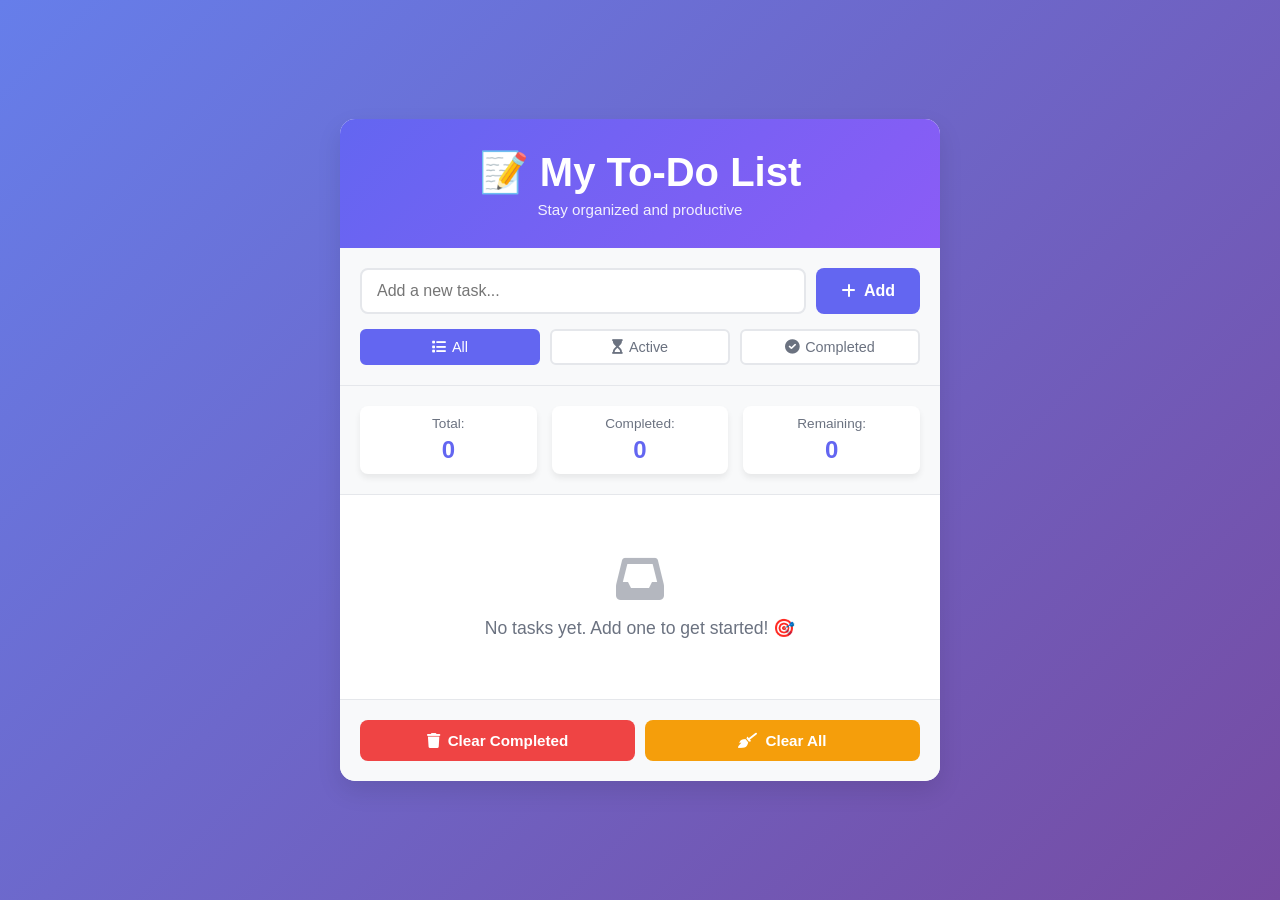
<file: todo.html>
<!DOCTYPE html>
<html lang="en">
<head>
    <meta charset="UTF-8">
    <meta name="viewport" content="width=device-width, initial-scale=1.0">
    <title>To-Do List App - Local Storage</title>
    <link rel="stylesheet" href="todo-styles.css">
    <link rel="stylesheet" href="https://cdnjs.cloudflare.com/ajax/libs/font-awesome/6.0.0/css/all.min.css">
</head>
<body>
    <div class="container">
        <div class="todo-wrapper">
            <header class="header">
                <h1>📝 My To-Do List</h1>
                <p class="subtitle">Stay organized and productive</p>
            </header>

            <!-- Input Section -->
            <div class="input-section">
                <div class="input-group">
                    <input 
                        type="text" 
                        id="todoInput" 
                        class="todo-input" 
                        placeholder="Add a new task..."
                        autocomplete="off"
                    >
                    <button id="addBtn" class="add-btn">
                        <i class="fas fa-plus"></i> Add
                    </button>
                </div>
                <div class="filter-buttons">
                    <button class="filter-btn active" data-filter="all">
                        <i class="fas fa-list"></i> All
                    </button>
                    <button class="filter-btn" data-filter="active">
                        <i class="fas fa-hourglass-start"></i> Active
                    </button>
                    <button class="filter-btn" data-filter="completed">
                        <i class="fas fa-check-circle"></i> Completed
                    </button>
                </div>
            </div>

            <!-- Stats Section -->
            <div class="stats">
                <div class="stat-item">
                    <span class="stat-label">Total:</span>
                    <span id="totalTasks" class="stat-value">0</span>
                </div>
                <div class="stat-item">
                    <span class="stat-label">Completed:</span>
                    <span id="completedTasks" class="stat-value">0</span>
                </div>
                <div class="stat-item">
                    <span class="stat-label">Remaining:</span>
                    <span id="remainingTasks" class="stat-value">0</span>
                </div>
            </div>

            <!-- To-Do List -->
            <ul id="todoList" class="todo-list"></ul>

            <!-- Empty State -->
            <div id="emptyState" class="empty-state">
                <i class="fas fa-inbox"></i>
                <p>No tasks yet. Add one to get started! 🎯</p>
            </div>

            <!-- Action Buttons -->
            <div class="action-buttons">
                <button id="clearCompleted" class="action-btn danger">
                    <i class="fas fa-trash"></i> Clear Completed
                </button>
                <button id="clearAll" class="action-btn warning">
                    <i class="fas fa-broom"></i> Clear All
                </button>
            </div>
        </div>
    </div>

    <script src="todo-script.js"></script>
</body>
</html>
</file>
<file: todo-styles.css>
* {
    margin: 0;
    padding: 0;
    box-sizing: border-box;
}

:root {
    --primary-color: #6366f1;
    --secondary-color: #8b5cf6;
    --success-color: #10b981;
    --danger-color: #ef4444;
    --warning-color: #f59e0b;
    --light-bg: #f8f9fa;
    --dark-bg: #1f2937;
    --text-primary: #111827;
    --text-secondary: #6b7280;
    --border-color: #e5e7eb;
    --shadow: 0 10px 25px rgba(0, 0, 0, 0.1);
    --shadow-sm: 0 4px 6px rgba(0, 0, 0, 0.07);
}

body {
    font-family: 'Segoe UI', Tahoma, Geneva, Verdana, sans-serif;
    background: linear-gradient(135deg, #667eea 0%, #764ba2 100%);
    min-height: 100vh;
    display: flex;
    align-items: center;
    justify-content: center;
    padding: 20px;
    color: var(--text-primary);
}

.container {
    width: 100%;
    max-width: 600px;
}

.todo-wrapper {
    background: white;
    border-radius: 15px;
    box-shadow: var(--shadow);
    overflow: hidden;
    animation: slideIn 0.3s ease-out;
}

@keyframes slideIn {
    from {
        opacity: 0;
        transform: translateY(20px);
    }
    to {
        opacity: 1;
        transform: translateY(0);
    }
}

/* Header */
.header {
    background: linear-gradient(135deg, var(--primary-color) 0%, var(--secondary-color) 100%);
    color: white;
    padding: 30px 20px;
    text-align: center;
}

.header h1 {
    font-size: 2.5rem;
    margin-bottom: 5px;
    font-weight: 700;
}

.subtitle {
    font-size: 0.95rem;
    opacity: 0.9;
}

/* Input Section */
.input-section {
    padding: 20px;
    background: var(--light-bg);
    border-bottom: 1px solid var(--border-color);
}

.input-group {
    display: flex;
    gap: 10px;
    margin-bottom: 15px;
}

.todo-input {
    flex: 1;
    padding: 12px 15px;
    border: 2px solid var(--border-color);
    border-radius: 8px;
    font-size: 1rem;
    font-family: inherit;
    transition: all 0.3s ease;
}

.todo-input:focus {
    outline: none;
    border-color: var(--primary-color);
    box-shadow: 0 0 0 3px rgba(99, 102, 241, 0.1);
}

.add-btn {
    padding: 12px 25px;
    background: var(--primary-color);
    color: white;
    border: none;
    border-radius: 8px;
    font-size: 1rem;
    font-weight: 600;
    cursor: pointer;
    transition: all 0.3s ease;
    display: flex;
    align-items: center;
    gap: 8px;
    white-space: nowrap;
}

.add-btn:hover {
    background: var(--secondary-color);
    transform: translateY(-2px);
    box-shadow: var(--shadow-sm);
}

.add-btn:active {
    transform: translateY(0);
}

/* Filter Buttons */
.filter-buttons {
    display: flex;
    gap: 10px;
    flex-wrap: wrap;
}

.filter-btn {
    padding: 8px 15px;
    background: white;
    color: var(--text-secondary);
    border: 2px solid var(--border-color);
    border-radius: 6px;
    font-size: 0.9rem;
    font-weight: 500;
    cursor: pointer;
    transition: all 0.3s ease;
    display: flex;
    align-items: center;
    gap: 6px;
    flex: 1;
    justify-content: center;
    min-width: 100px;
}

.filter-btn:hover {
    border-color: var(--primary-color);
    color: var(--primary-color);
}

.filter-btn.active {
    background: var(--primary-color);
    color: white;
    border-color: var(--primary-color);
}

/* Stats */
.stats {
    display: grid;
    grid-template-columns: repeat(3, 1fr);
    gap: 15px;
    padding: 20px;
    background: var(--light-bg);
    border-bottom: 1px solid var(--border-color);
}

.stat-item {
    text-align: center;
    padding: 10px;
    background: white;
    border-radius: 8px;
    box-shadow: var(--shadow-sm);
}

.stat-label {
    display: block;
    font-size: 0.85rem;
    color: var(--text-secondary);
    margin-bottom: 5px;
}

.stat-value {
    display: block;
    font-size: 1.5rem;
    font-weight: 700;
    color: var(--primary-color);
}

/* To-Do List */
.todo-list {
    list-style: none;
    padding: 20px;
    max-height: 400px;
    overflow-y: auto;
}

.todo-list::-webkit-scrollbar {
    width: 6px;
}

.todo-list::-webkit-scrollbar-track {
    background: var(--light-bg);
}

.todo-list::-webkit-scrollbar-thumb {
    background: var(--border-color);
    border-radius: 3px;
}

.todo-list::-webkit-scrollbar-thumb:hover {
    background: var(--text-secondary);
}

.todo-item {
    display: flex;
    align-items: center;
    gap: 12px;
    padding: 15px;
    background: var(--light-bg);
    border: 2px solid transparent;
    border-radius: 8px;
    margin-bottom: 10px;
    transition: all 0.3s ease;
    animation: fadeIn 0.2s ease-out;
}

@keyframes fadeIn {
    from {
        opacity: 0;
        transform: translateX(-10px);
    }
    to {
        opacity: 1;
        transform: translateX(0);
    }
}

.todo-item:hover {
    border-color: var(--primary-color);
    box-shadow: var(--shadow-sm);
}

.todo-item.completed {
    opacity: 0.7;
    background: #f0fdf4;
}

.todo-item.completed .todo-text {
    text-decoration: line-through;
    color: var(--text-secondary);
}

/* Checkbox */
.checkbox {
    width: 24px;
    height: 24px;
    min-width: 24px;
    cursor: pointer;
    accent-color: var(--success-color);
}

/* Todo Text */
.todo-text {
    flex: 1;
    font-size: 1rem;
    word-break: break-word;
    transition: all 0.3s ease;
}

/* Delete Button */
.delete-btn {
    width: 36px;
    height: 36px;
    min-width: 36px;
    background: var(--danger-color);
    color: white;
    border: none;
    border-radius: 6px;
    cursor: pointer;
    display: flex;
    align-items: center;
    justify-content: center;
    font-size: 1rem;
    transition: all 0.3s ease;
    opacity: 0.7;
}

.delete-btn:hover {
    opacity: 1;
    transform: scale(1.1);
}

/* Empty State */
.empty-state {
    text-align: center;
    padding: 60px 20px;
    color: var(--text-secondary);
    display: none;
}

.empty-state.show {
    display: block;
}

.empty-state i {
    font-size: 3rem;
    margin-bottom: 15px;
    opacity: 0.5;
}

.empty-state p {
    font-size: 1.1rem;
}

/* Action Buttons */
.action-buttons {
    display: flex;
    gap: 10px;
    padding: 20px;
    background: var(--light-bg);
    border-top: 1px solid var(--border-color);
}

.action-btn {
    flex: 1;
    padding: 12px 20px;
    border: none;
    border-radius: 8px;
    font-size: 0.95rem;
    font-weight: 600;
    cursor: pointer;
    transition: all 0.3s ease;
    display: flex;
    align-items: center;
    justify-content: center;
    gap: 8px;
    color: white;
}

.action-btn.danger {
    background: var(--danger-color);
}

.action-btn.danger:hover {
    background: #dc2626;
    transform: translateY(-2px);
}

.action-btn.warning {
    background: var(--warning-color);
}

.action-btn.warning:hover {
    background: #d97706;
    transform: translateY(-2px);
}

.action-btn:active {
    transform: translateY(0);
}

/* Hidden Class */
.hidden {
    display: none !important;
}

/* Responsive Design */
@media (max-width: 600px) {
    .header h1 {
        font-size: 2rem;
    }

    .input-group {
        flex-direction: column;
    }

    .add-btn {
        width: 100%;
        justify-content: center;
    }

    .filter-buttons {
        flex-direction: column;
    }

    .filter-btn {
        width: 100%;
    }

    .stats {
        grid-template-columns: 1fr;
    }

    .todo-list {
        max-height: 300px;
    }

    .action-buttons {
        flex-direction: column;
    }
}

@media (max-width: 400px) {
    .container {
        padding: 10px;
    }

    .header {
        padding: 20px 15px;
    }

    .header h1 {
        font-size: 1.5rem;
    }

    .todo-item {
        padding: 10px;
        gap: 8px;
    }
}
</file>
